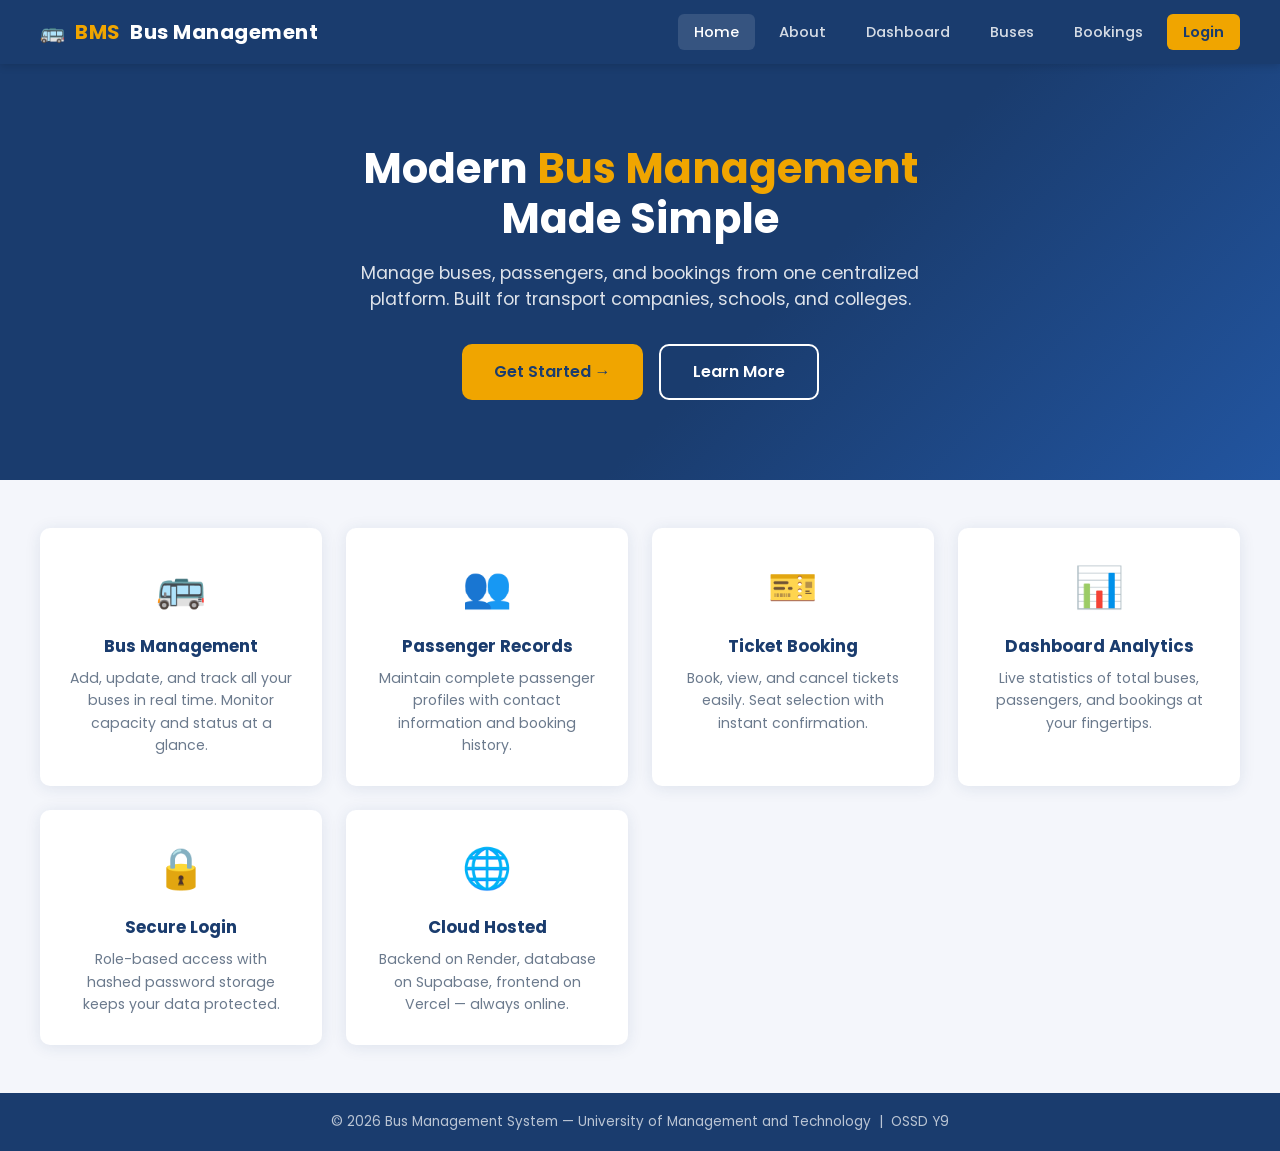
<file: index.html>
<!--
  FILE: index.html  (Home Page)
  TOOLS USED:
    - HTML5      : Page structure and content
    - CSS        : Styled via style.css
    - JavaScript : Inline JS to check if user is logged in and update nav
-->
<!DOCTYPE html>
<html lang="en">
<head>
  <meta charset="UTF-8" />
  <meta name="viewport" content="width=device-width, initial-scale=1.0" />
  <title>Bus Management System – Home</title>
  <link rel="stylesheet" href="style.css" />
</head>
<body>

  <!-- NAVBAR -->
  <nav class="navbar">
    <div class="logo">🚌 <span>BMS</span> Bus Management</div>
    <div class="nav-links">
      <a href="index.html" class="active">Home</a>
      <a href="about.html">About</a>
      <a href="dashboard.html">Dashboard</a>
      <a href="buses.html">Buses</a>
      <a href="bookings.html">Bookings</a>
      <a href="login.html" class="btn-nav" id="navLoginBtn">Login</a>
    </div>
  </nav>

  <!-- HERO SECTION -->
  <section class="hero">
    <h1>Modern <span>Bus Management</span><br/>Made Simple</h1>
    <p>Manage buses, passengers, and bookings from one centralized platform. Built for transport companies, schools, and colleges.</p>
    <div class="hero-btns">
      <a href="login.html" class="btn btn-accent">Get Started →</a>
      <a href="about.html" class="btn btn-outline" style="border-color:#fff; color:#fff;">Learn More</a>
    </div>
  </section>

  <!-- FEATURES -->
  <div class="features-grid">
    <div class="feature-card">
      <div class="feature-icon">🚌</div>
      <h3>Bus Management</h3>
      <p>Add, update, and track all your buses in real time. Monitor capacity and status at a glance.</p>
    </div>
    <div class="feature-card">
      <div class="feature-icon">👥</div>
      <h3>Passenger Records</h3>
      <p>Maintain complete passenger profiles with contact information and booking history.</p>
    </div>
    <div class="feature-card">
      <div class="feature-icon">🎫</div>
      <h3>Ticket Booking</h3>
      <p>Book, view, and cancel tickets easily. Seat selection with instant confirmation.</p>
    </div>
    <div class="feature-card">
      <div class="feature-icon">📊</div>
      <h3>Dashboard Analytics</h3>
      <p>Live statistics of total buses, passengers, and bookings at your fingertips.</p>
    </div>
    <div class="feature-card">
      <div class="feature-icon">🔒</div>
      <h3>Secure Login</h3>
      <p>Role-based access with hashed password storage keeps your data protected.</p>
    </div>
    <div class="feature-card">
      <div class="feature-icon">🌐</div>
      <h3>Cloud Hosted</h3>
      <p>Backend on Render, database on Supabase, frontend on Vercel — always online.</p>
    </div>
  </div>

  <!-- FOOTER -->
  <footer>
    <p>© 2026 Bus Management System — University of Management and Technology &nbsp;|&nbsp; OSSD Y9</p>
  </footer>

  <script>
    // If user is already logged in, change nav button
    const user = localStorage.getItem('bms_user');
    if (user) {
      const btn = document.getElementById('navLoginBtn');
      btn.textContent = 'Logout';
      btn.href = '#';
      btn.addEventListener('click', () => {
        localStorage.removeItem('bms_user');
        location.reload();
      });
    }
  </script>
</body>
</html>
</file>
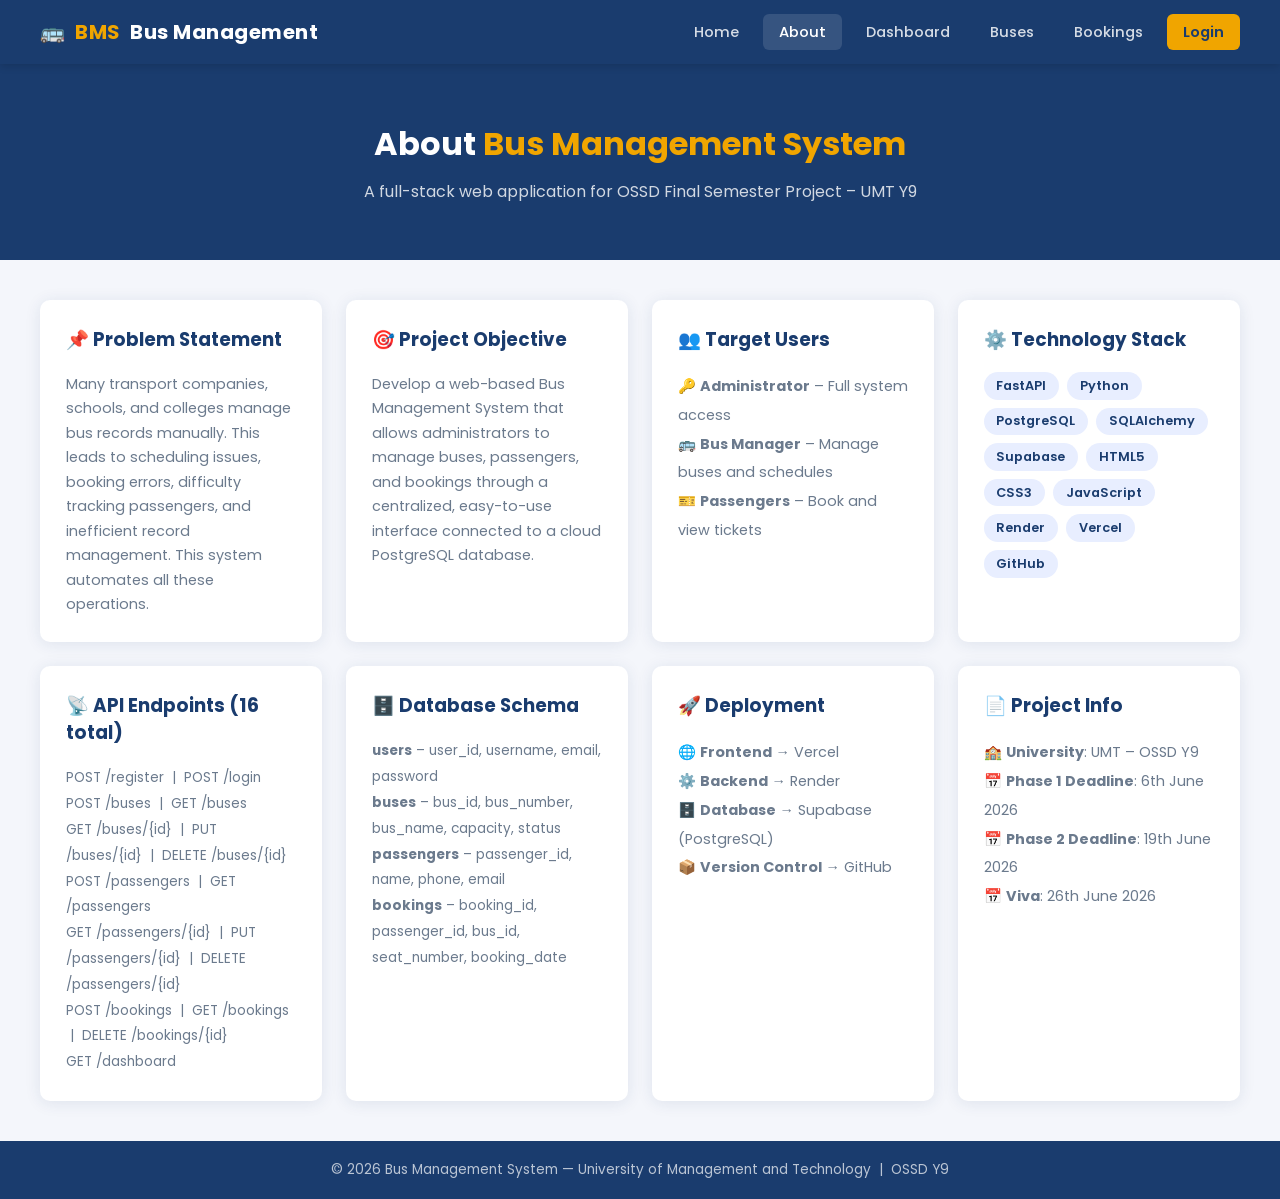
<file: about.html>
<!--
  FILE: about.html  (About Page)
  TOOLS USED:
    - HTML5    : Page structure
    - CSS      : Styled via style.css
-->
<!DOCTYPE html>
<html lang="en">
<head>
  <meta charset="UTF-8" />
  <meta name="viewport" content="width=device-width, initial-scale=1.0" />
  <title>About – Bus Management System</title>
  <link rel="stylesheet" href="style.css" />
</head>
<body>

  <!-- NAVBAR -->
  <nav class="navbar">
    <div class="logo">🚌 <span>BMS</span> Bus Management</div>
    <div class="nav-links">
      <a href="index.html">Home</a>
      <a href="about.html" class="active">About</a>
      <a href="dashboard.html">Dashboard</a>
      <a href="buses.html">Buses</a>
      <a href="bookings.html">Bookings</a>
      <a href="login.html" class="btn-nav">Login</a>
    </div>
  </nav>

  <!-- HERO -->
  <div class="about-hero">
    <h1>About <span>Bus Management System</span></h1>
    <p>A full-stack web application for OSSD Final Semester Project – UMT Y9</p>
  </div>

  <!-- ABOUT CONTENT -->
  <div class="about-grid">

    <div class="card">
      <h3 class="section-title">📌 Problem Statement</h3>
      <p style="font-size:0.9rem; color:var(--text-light); line-height:1.7;">
        Many transport companies, schools, and colleges manage bus records manually. This leads to scheduling issues, booking errors, difficulty tracking passengers, and inefficient record management. This system automates all these operations.
      </p>
    </div>

    <div class="card">
      <h3 class="section-title">🎯 Project Objective</h3>
      <p style="font-size:0.9rem; color:var(--text-light); line-height:1.7;">
        Develop a web-based Bus Management System that allows administrators to manage buses, passengers, and bookings through a centralized, easy-to-use interface connected to a cloud PostgreSQL database.
      </p>
    </div>

    <div class="card">
      <h3 class="section-title">👥 Target Users</h3>
      <ul style="font-size:0.9rem; color:var(--text-light); line-height:2;">
        <li>🔑 <strong>Administrator</strong> – Full system access</li>
        <li>🚌 <strong>Bus Manager</strong> – Manage buses and schedules</li>
        <li>🎫 <strong>Passengers</strong> – Book and view tickets</li>
      </ul>
    </div>

    <div class="card">
      <h3 class="section-title">⚙️ Technology Stack</h3>
      <div class="tech-list">
        <span class="tech-tag">FastAPI</span>
        <span class="tech-tag">Python</span>
        <span class="tech-tag">PostgreSQL</span>
        <span class="tech-tag">SQLAlchemy</span>
        <span class="tech-tag">Supabase</span>
        <span class="tech-tag">HTML5</span>
        <span class="tech-tag">CSS3</span>
        <span class="tech-tag">JavaScript</span>
        <span class="tech-tag">Render</span>
        <span class="tech-tag">Vercel</span>
        <span class="tech-tag">GitHub</span>
      </div>
    </div>

    <div class="card">
      <h3 class="section-title">📡 API Endpoints (16 total)</h3>
      <ul style="font-size:0.85rem; color:var(--text-light); line-height:1.9;">
        <li>POST /register &nbsp;|&nbsp; POST /login</li>
        <li>POST /buses &nbsp;|&nbsp; GET /buses</li>
        <li>GET /buses/{id} &nbsp;|&nbsp; PUT /buses/{id} &nbsp;|&nbsp; DELETE /buses/{id}</li>
        <li>POST /passengers &nbsp;|&nbsp; GET /passengers</li>
        <li>GET /passengers/{id} &nbsp;|&nbsp; PUT /passengers/{id} &nbsp;|&nbsp; DELETE /passengers/{id}</li>
        <li>POST /bookings &nbsp;|&nbsp; GET /bookings &nbsp;|&nbsp; DELETE /bookings/{id}</li>
        <li>GET /dashboard</li>
      </ul>
    </div>

    <div class="card">
      <h3 class="section-title">🗄️ Database Schema</h3>
      <ul style="font-size:0.85rem; color:var(--text-light); line-height:1.9;">
        <li><strong>users</strong> – user_id, username, email, password</li>
        <li><strong>buses</strong> – bus_id, bus_number, bus_name, capacity, status</li>
        <li><strong>passengers</strong> – passenger_id, name, phone, email</li>
        <li><strong>bookings</strong> – booking_id, passenger_id, bus_id, seat_number, booking_date</li>
      </ul>
    </div>

    <div class="card">
      <h3 class="section-title">🚀 Deployment</h3>
      <ul style="font-size:0.9rem; color:var(--text-light); line-height:2;">
        <li>🌐 <strong>Frontend</strong> → Vercel</li>
        <li>⚙️ <strong>Backend</strong> → Render</li>
        <li>🗄️ <strong>Database</strong> → Supabase (PostgreSQL)</li>
        <li>📦 <strong>Version Control</strong> → GitHub</li>
      </ul>
    </div>

    <div class="card">
      <h3 class="section-title">📄 Project Info</h3>
      <ul style="font-size:0.9rem; color:var(--text-light); line-height:2;">
        <li>🏫 <strong>University</strong>: UMT – OSSD Y9</li>
        <li>📅 <strong>Phase 1 Deadline</strong>: 6th June 2026</li>
        <li>📅 <strong>Phase 2 Deadline</strong>: 19th June 2026</li>
        <li>📅 <strong>Viva</strong>: 26th June 2026</li>
      </ul>
    </div>

  </div>

  <footer>
    <p>© 2026 Bus Management System — University of Management and Technology &nbsp;|&nbsp; OSSD Y9</p>
  </footer>

</body>
</html>
</file>
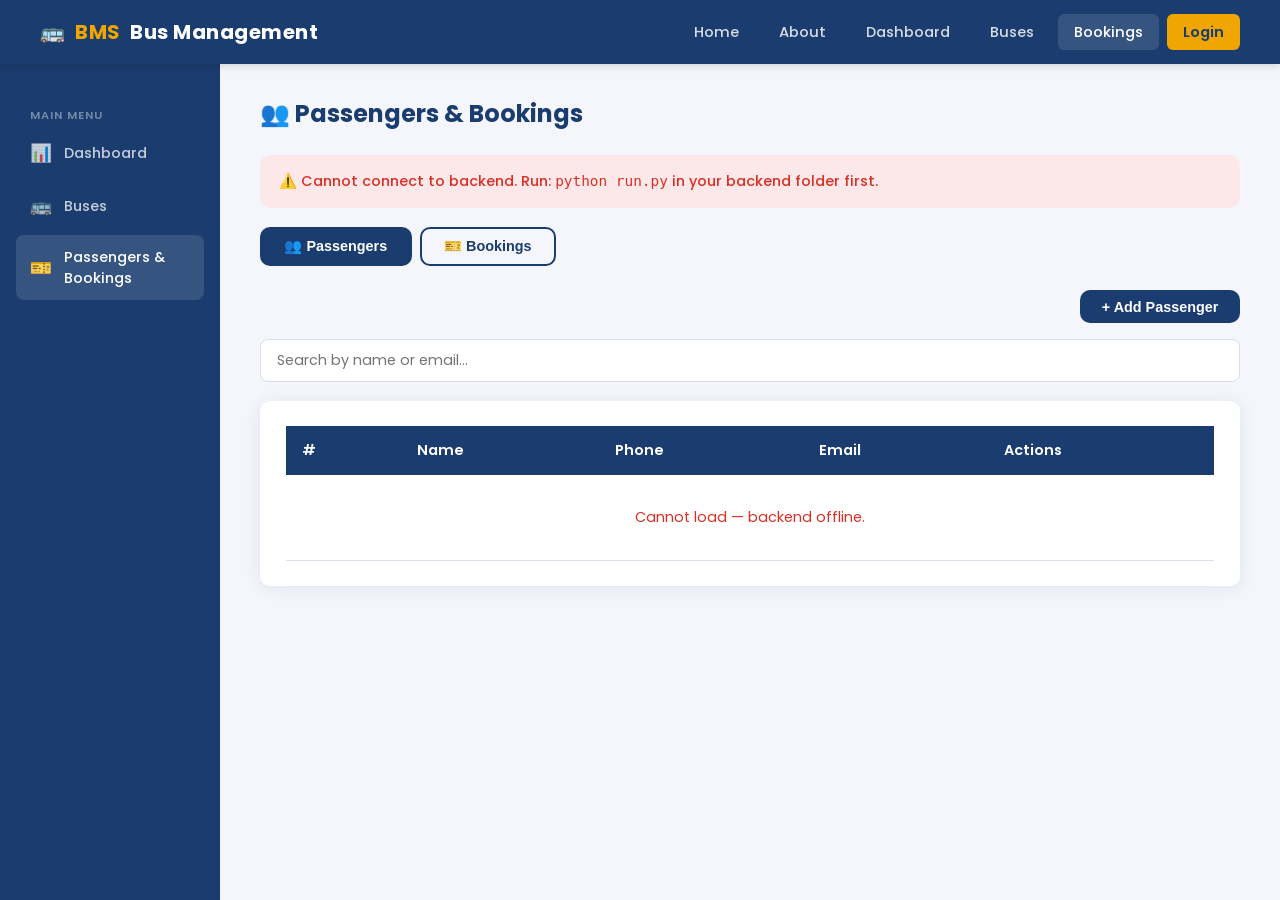
<file: bookings.html>
<!--
  FILE: bookings.html  (Passenger & Booking Management Page)
  TOOLS USED:
    - HTML5      : Tabbed layout, tables, modal forms
    - CSS        : style.css
    - JavaScript : Fetch API calls for all passenger and booking CRUD
  FIX: No forced redirect. Error banner if backend offline.
       Fixed onclick quote escaping in dynamically generated rows.
-->
<!DOCTYPE html>
<html lang="en">
<head>
  <meta charset="UTF-8" />
  <meta name="viewport" content="width=device-width, initial-scale=1.0" />
  <title>Passengers & Bookings – BMS</title>
  <link rel="stylesheet" href="style.css" />
  <style>
    .tabs { display:flex; gap:0.5rem; margin-bottom:1.5rem; }
    .tab-btn { padding:0.55rem 1.4rem; border-radius:var(--radius); border:2px solid var(--primary); background:transparent; color:var(--primary); font-weight:600; font-size:0.9rem; cursor:pointer; transition:background 0.2s, color 0.2s; }
    .tab-btn.active { background:var(--primary); color:var(--white); }
    .tab-panel { display:none; }
    .tab-panel.active { display:block; }
  </style>
</head>
<body>

  <nav class="navbar">
    <div class="logo">🚌 <span>BMS</span> Bus Management</div>
    <div class="nav-links">
      <a href="index.html">Home</a>
      <a href="about.html">About</a>
      <a href="dashboard.html">Dashboard</a>
      <a href="buses.html">Buses</a>
      <a href="bookings.html" class="active">Bookings</a>
      <a href="login.html" class="btn-nav" id="navBtn">Login</a>
    </div>
  </nav>

  <div class="app-layout">
    <div class="sidebar">
      <div class="sidebar-label">Main Menu</div>
      <a href="dashboard.html"><span class="icon">📊</span> Dashboard</a>
      <a href="buses.html"><span class="icon">🚌</span> Buses</a>
      <a href="bookings.html" class="active"><span class="icon">🎫</span> Passengers & Bookings</a>
    </div>

    <div class="main-content">

      <div class="page-header"><h1>👥 Passengers & Bookings</h1></div>

      <!-- ERROR BANNER -->
      <div id="errorBanner" style="display:none; background:#fce8e8; color:var(--danger); padding:1rem 1.2rem; border-radius:var(--radius); margin-bottom:1.2rem; font-size:0.9rem; font-weight:500;">
        ⚠️ Cannot connect to backend. Run: <code>python run.py</code> in your backend folder first.
      </div>

      <!-- TABS -->
      <div class="tabs">
        <button class="tab-btn active" id="tabP" onclick="switchTab('passengers')">👥 Passengers</button>
        <button class="tab-btn" id="tabB" onclick="switchTab('bookings')">🎫 Bookings</button>
      </div>

      <!-- PASSENGERS PANEL -->
      <div class="tab-panel active" id="panel-passengers">
        <div class="page-header" style="margin-bottom:1rem;">
          <span></span>
          <button class="btn btn-primary" onclick="openModal('addPassengerModal')">+ Add Passenger</button>
        </div>
        <div class="search-bar">
          <input type="text" id="passengerSearch" placeholder="Search by name or email..." oninput="loadPassengers()" />
        </div>
        <div class="card">
          <div class="table-wrap">
            <table>
              <thead><tr><th>#</th><th>Name</th><th>Phone</th><th>Email</th><th>Actions</th></tr></thead>
              <tbody id="passengerTable">
                <tr><td colspan="5" style="text-align:center;padding:2rem;color:var(--text-light);">Loading...</td></tr>
              </tbody>
            </table>
          </div>
        </div>
      </div>

      <!-- BOOKINGS PANEL -->
      <div class="tab-panel" id="panel-bookings">
        <div class="page-header" style="margin-bottom:1rem;">
          <span></span>
          <button class="btn btn-primary" onclick="openBookingModal()">+ New Booking</button>
        </div>
        <div class="card">
          <div class="table-wrap">
            <table>
              <thead><tr><th>#</th><th>Booking ID</th><th>Passenger ID</th><th>Bus ID</th><th>Seat #</th><th>Date</th><th>Action</th></tr></thead>
              <tbody id="bookingTable">
                <tr><td colspan="7" style="text-align:center;padding:2rem;color:var(--text-light);">Loading...</td></tr>
              </tbody>
            </table>
          </div>
        </div>
      </div>

    </div>
  </div>

  <!-- ADD PASSENGER MODAL -->
  <div class="modal-overlay" id="addPassengerModal">
    <div class="modal">
      <div class="modal-header"><h2>👤 Add Passenger</h2><button class="modal-close" onclick="closeModal('addPassengerModal')">✕</button></div>
      <div class="form-group"><label>Full Name</label><input type="text" id="pName" placeholder="Ali Khan" /></div>
      <div class="form-group"><label>Phone</label><input type="text" id="pPhone" placeholder="03001234567" /></div>
      <div class="form-group"><label>Email</label><input type="email" id="pEmail" placeholder="ali@email.com" /></div>
      <button class="btn btn-primary" style="width:100%;margin-top:0.5rem;" onclick="addPassenger()">Add Passenger</button>
    </div>
  </div>

  <!-- EDIT PASSENGER MODAL -->
  <div class="modal-overlay" id="editPassengerModal">
    <div class="modal">
      <div class="modal-header"><h2>✏️ Edit Passenger</h2><button class="modal-close" onclick="closeModal('editPassengerModal')">✕</button></div>
      <input type="hidden" id="editPassengerId" />
      <div class="form-group"><label>Full Name</label><input type="text" id="epName" /></div>
      <div class="form-group"><label>Phone</label><input type="text" id="epPhone" /></div>
      <div class="form-group"><label>Email</label><input type="email" id="epEmail" /></div>
      <button class="btn btn-primary" style="width:100%;margin-top:0.5rem;" onclick="updatePassenger()">Update</button>
    </div>
  </div>

  <!-- ADD BOOKING MODAL -->
  <div class="modal-overlay" id="addBookingModal">
    <div class="modal">
      <div class="modal-header"><h2>🎫 New Booking</h2><button class="modal-close" onclick="closeModal('addBookingModal')">✕</button></div>
      <div class="form-group"><label>Passenger</label><select id="bPassenger"><option value="">-- Select Passenger --</option></select></div>
      <div class="form-group"><label>Bus</label><select id="bBus"><option value="">-- Select Bus --</option></select></div>
      <div class="form-row">
        <div class="form-group"><label>Seat Number</label><input type="number" id="bSeat" min="1" placeholder="e.g. 12" /></div>
        <div class="form-group"><label>Booking Date</label><input type="date" id="bDate" /></div>
      </div>
      <button class="btn btn-primary" style="width:100%;margin-top:0.5rem;" onclick="addBooking()">Book Ticket</button>
    </div>
  </div>

  <div class="toast" id="toast"></div>

  <script>
    const API = "https://bus-management-system-production-9059.up.railway.app";

    // Nav button
    const userRaw = localStorage.getItem('bms_user');
    if (userRaw) {
      const btn = document.getElementById('navBtn');
      btn.textContent = 'Logout'; btn.href = '#';
      btn.addEventListener('click', () => { localStorage.removeItem('bms_user'); location.href = 'login.html'; });
    }

    // Toast
    function showToast(msg, type = 'success') {
      const t = document.getElementById('toast');
      t.textContent = msg; t.className = `toast ${type} show`;
      setTimeout(() => t.classList.remove('show'), 3000);
    }

    // Modals
    function openModal(id)  { document.getElementById(id).classList.add('active'); }
    function closeModal(id) { document.getElementById(id).classList.remove('active'); }

    // Tabs
    function switchTab(name) {
      document.getElementById('tabP').classList.toggle('active', name === 'passengers');
      document.getElementById('tabB').classList.toggle('active', name === 'bookings');
      document.getElementById('panel-passengers').classList.toggle('active', name === 'passengers');
      document.getElementById('panel-bookings').classList.toggle('active', name === 'bookings');
      if (name === 'bookings') loadBookings();
    }

    // ══ PASSENGERS ══════════════════════════════════════════════
    async function loadPassengers() {
      const search = document.getElementById('passengerSearch').value.trim();
      const tbody  = document.getElementById('passengerTable');
      try {
        const url  = search ? `${API}/passengers?search=${encodeURIComponent(search)}` : `${API}/passengers`;
        const res  = await fetch(url);
        if (!res.ok) throw new Error();
        const list = await res.json();
        document.getElementById('errorBanner').style.display = 'none';

        if (list.length === 0) {
          tbody.innerHTML = '<tr><td colspan="5" style="text-align:center;padding:2rem;color:var(--text-light);">No passengers yet. Click "+ Add Passenger".</td></tr>';
          return;
        }

        // Use data attributes to avoid quote escaping issues
        tbody.innerHTML = list.map((p, i) => `
          <tr>
            <td>${i + 1}</td>
            <td><strong>${p.name}</strong></td>
            <td>${p.phone}</td>
            <td>${p.email}</td>
            <td style="display:flex;gap:0.4rem;">
              <button class="btn btn-outline btn-sm" data-id="${p.passenger_id}" data-name="${p.name}" data-phone="${p.phone}" data-email="${p.email}" onclick="openEditPassenger(this)">✏️ Edit</button>
              <button class="btn btn-danger btn-sm" onclick="deletePassenger(${p.passenger_id})">🗑️ Del</button>
            </td>
          </tr>`).join('');
      } catch {
        document.getElementById('errorBanner').style.display = 'block';
        tbody.innerHTML = '<tr><td colspan="5" style="text-align:center;padding:2rem;color:var(--danger);">Cannot load — backend offline.</td></tr>';
      }
    }

    async function addPassenger() {
      const body = { name: document.getElementById('pName').value.trim(), phone: document.getElementById('pPhone').value.trim(), email: document.getElementById('pEmail').value.trim() };
      if (!body.name || !body.phone || !body.email) return showToast('Fill all fields', 'error');
      try {
        const res = await fetch(`${API}/passengers`, { method:'POST', headers:{'Content-Type':'application/json'}, body:JSON.stringify(body) });
        const data = await res.json();
        if (!res.ok) throw new Error(data.detail || 'Failed');
        showToast('Passenger added!'); closeModal('addPassengerModal');
        document.getElementById('pName').value = document.getElementById('pPhone').value = document.getElementById('pEmail').value = '';
        loadPassengers();
      } catch (e) { showToast(e.message, 'error'); }
    }

    function openEditPassenger(btn) {
      document.getElementById('editPassengerId').value = btn.dataset.id;
      document.getElementById('epName').value          = btn.dataset.name;
      document.getElementById('epPhone').value         = btn.dataset.phone;
      document.getElementById('epEmail').value         = btn.dataset.email;
      openModal('editPassengerModal');
    }

    async function updatePassenger() {
      const id   = document.getElementById('editPassengerId').value;
      const body = { name: document.getElementById('epName').value.trim(), phone: document.getElementById('epPhone').value.trim(), email: document.getElementById('epEmail').value.trim() };
      try {
        const res = await fetch(`${API}/passengers/${id}`, { method:'PUT', headers:{'Content-Type':'application/json'}, body:JSON.stringify(body) });
        if (!res.ok) throw new Error('Update failed');
        showToast('Passenger updated!'); closeModal('editPassengerModal'); loadPassengers();
      } catch (e) { showToast(e.message, 'error'); }
    }

    async function deletePassenger(id) {
      if (!confirm('Delete this passenger?')) return;
      try {
        await fetch(`${API}/passengers/${id}`, { method:'DELETE' });
        showToast('Passenger deleted!'); loadPassengers();
      } catch (e) { showToast(e.message, 'error'); }
    }

    // ══ BOOKINGS ════════════════════════════════════════════════
    async function loadBookings() {
      const tbody = document.getElementById('bookingTable');
      try {
        const res  = await fetch(`${API}/bookings`);
        if (!res.ok) throw new Error();
        const list = await res.json();

        if (list.length === 0) {
          tbody.innerHTML = '<tr><td colspan="7" style="text-align:center;padding:2rem;color:var(--text-light);">No bookings yet. Click "+ New Booking".</td></tr>';
          return;
        }

        tbody.innerHTML = list.map((b, i) => `
          <tr>
            <td>${i + 1}</td>
            <td>${b.booking_id}</td>
            <td>${b.passenger_id}</td>
            <td>${b.bus_id}</td>
            <td>${b.seat_number}</td>
            <td>${b.booking_date}</td>
            <td><button class="btn btn-danger btn-sm" onclick="cancelBooking(${b.booking_id})">Cancel</button></td>
          </tr>`).join('');
      } catch {
        tbody.innerHTML = '<tr><td colspan="7" style="text-align:center;padding:2rem;color:var(--danger);">Cannot load — backend offline.</td></tr>';
      }
    }

    async function openBookingModal() {
      // Fill dropdowns from backend
      try {
        const [busRes, pasRes] = await Promise.all([fetch(`${API}/buses`), fetch(`${API}/passengers`)]);
        const buses      = await busRes.json();
        const passengers = await pasRes.json();

        document.getElementById('bBus').innerHTML = '<option value="">-- Select Bus --</option>' +
          buses.filter(b => b.status === 'Active').map(b => `<option value="${b.bus_id}">${b.bus_number} – ${b.bus_name}</option>`).join('');

        document.getElementById('bPassenger').innerHTML = '<option value="">-- Select Passenger --</option>' +
          passengers.map(p => `<option value="${p.passenger_id}">${p.name}</option>`).join('');
      } catch {
        showToast('Cannot load buses/passengers — backend offline', 'error');
      }
      document.getElementById('bDate').value = new Date().toISOString().split('T')[0];
      openModal('addBookingModal');
    }

    async function addBooking() {
      const pId   = parseInt(document.getElementById('bPassenger').value);
      const bId   = parseInt(document.getElementById('bBus').value);
      const seat  = parseInt(document.getElementById('bSeat').value);
      const ddate = document.getElementById('bDate').value;

      if (!pId || !bId || !seat || !ddate) return showToast('Fill all fields', 'error');

      const body = { passenger_id: pId, bus_id: bId, seat_number: seat, booking_date: ddate };
      try {
        const res  = await fetch(`${API}/bookings`, { method:'POST', headers:{'Content-Type':'application/json'}, body:JSON.stringify(body) });
        const data = await res.json();
        if (!res.ok) throw new Error(data.detail || 'Failed');
        showToast('Ticket booked!'); closeModal('addBookingModal'); loadBookings();
      } catch (e) { showToast(e.message, 'error'); }
    }

    async function cancelBooking(id) {
      if (!confirm('Cancel this booking?')) return;
      try {
        await fetch(`${API}/bookings/${id}`, { method:'DELETE' });
        showToast('Booking cancelled!'); loadBookings();
      } catch (e) { showToast(e.message, 'error'); }
    }

    loadPassengers();
  </script>
</body>
</html>
</file>
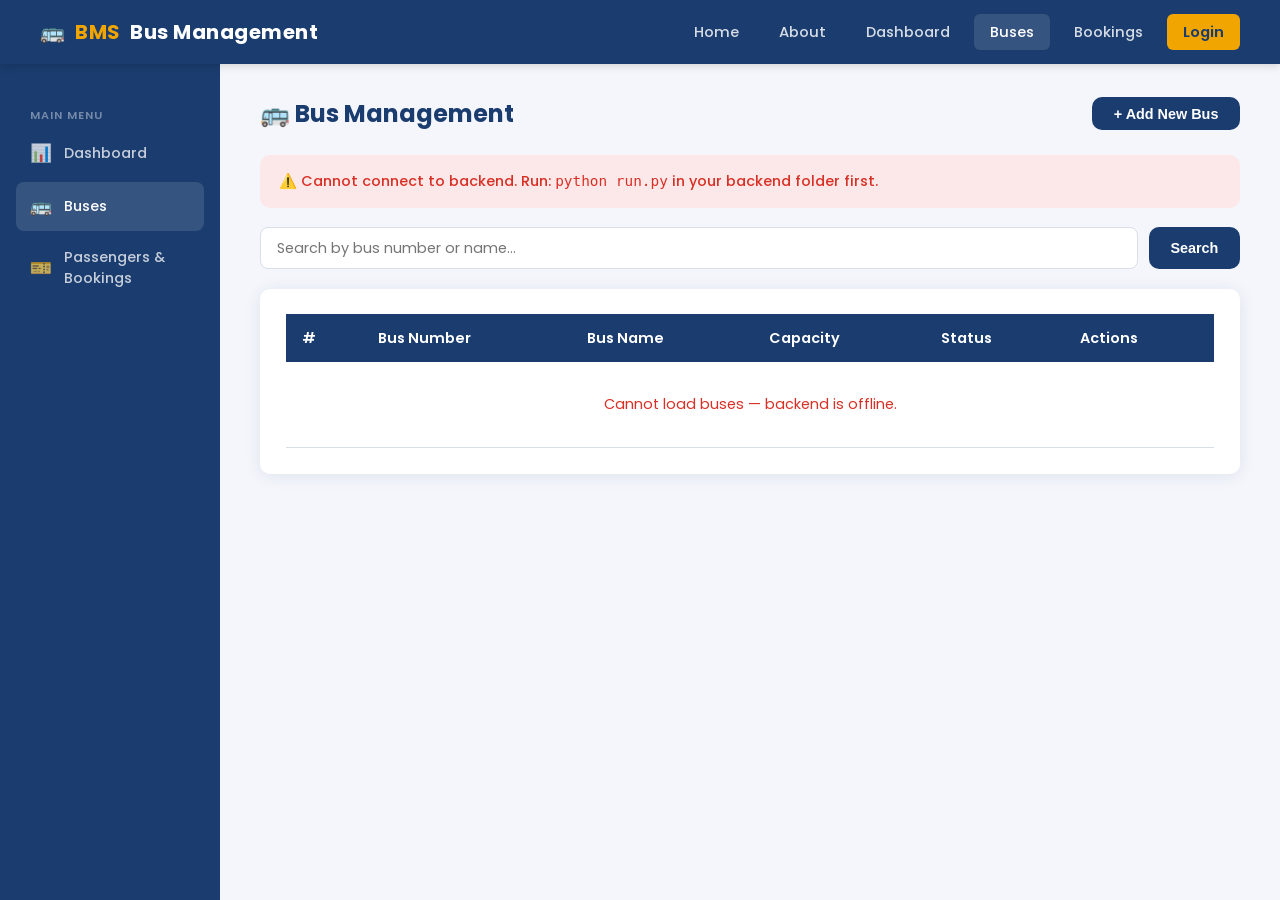
<file: buses.html>
<!--
  FILE: buses.html  (Bus Management Page)
  TOOLS USED:
    - HTML5      : Table, modal forms
    - CSS        : style.css
    - JavaScript : Fetch API → POST/GET/PUT/DELETE /buses
                   Modal open/close, toast notifications
  FIX: No forced redirect. Error banner shown if backend is offline.
-->
<!DOCTYPE html>
<html lang="en">
<head>
  <meta charset="UTF-8" />
  <meta name="viewport" content="width=device-width, initial-scale=1.0" />
  <title>Bus Management – BMS</title>
  <link rel="stylesheet" href="style.css" />
</head>
<body>

  <nav class="navbar">
    <div class="logo">🚌 <span>BMS</span> Bus Management</div>
    <div class="nav-links">
      <a href="index.html">Home</a>
      <a href="about.html">About</a>
      <a href="dashboard.html">Dashboard</a>
      <a href="buses.html" class="active">Buses</a>
      <a href="bookings.html">Bookings</a>
      <a href="login.html" class="btn-nav" id="navBtn">Login</a>
    </div>
  </nav>

  <div class="app-layout">
    <div class="sidebar">
      <div class="sidebar-label">Main Menu</div>
      <a href="dashboard.html"><span class="icon">📊</span> Dashboard</a>
      <a href="buses.html" class="active"><span class="icon">🚌</span> Buses</a>
      <a href="bookings.html"><span class="icon">🎫</span> Passengers & Bookings</a>
    </div>

    <div class="main-content">

      <div class="page-header">
        <h1>🚌 Bus Management</h1>
        <button class="btn btn-primary" onclick="openAddModal()">+ Add New Bus</button>
      </div>

      <!-- ERROR BANNER -->
      <div id="errorBanner" style="display:none; background:#fce8e8; color:var(--danger); padding:1rem 1.2rem; border-radius:var(--radius); margin-bottom:1.2rem; font-size:0.9rem; font-weight:500;">
        ⚠️ Cannot connect to backend. Run: <code>python run.py</code> in your backend folder first.
      </div>

      <!-- SEARCH -->
      <div class="search-bar">
        <input type="text" id="searchInput" placeholder="Search by bus number or name..." oninput="loadBuses()" />
        <button class="btn btn-primary" onclick="loadBuses()">Search</button>
      </div>

      <!-- TABLE -->
      <div class="card">
        <div class="table-wrap">
          <table>
            <thead>
              <tr><th>#</th><th>Bus Number</th><th>Bus Name</th><th>Capacity</th><th>Status</th><th>Actions</th></tr>
            </thead>
            <tbody id="busTable">
              <tr><td colspan="6" style="text-align:center; padding:2rem; color:var(--text-light);">Loading...</td></tr>
            </tbody>
          </table>
        </div>
      </div>

    </div>
  </div>

  <!-- ADD BUS MODAL -->
  <div class="modal-overlay" id="addModal">
    <div class="modal">
      <div class="modal-header">
        <h2>🚌 Add New Bus</h2>
        <button class="modal-close" onclick="closeModal('addModal')">✕</button>
      </div>
      <div class="form-group"><label>Bus Number</label><input type="text" id="addBusNumber" placeholder="e.g. BUS-001" /></div>
      <div class="form-group"><label>Bus Name</label><input type="text" id="addBusName" placeholder="e.g. City Express" /></div>
      <div class="form-row">
        <div class="form-group"><label>Capacity</label><input type="number" id="addCapacity" placeholder="e.g. 40" min="1" /></div>
        <div class="form-group"><label>Status</label>
          <select id="addStatus"><option>Active</option><option>Inactive</option></select>
        </div>
      </div>
      <button class="btn btn-primary" style="width:100%;margin-top:0.5rem;" onclick="addBus()">Add Bus</button>
    </div>
  </div>

  <!-- EDIT BUS MODAL -->
  <div class="modal-overlay" id="editModal">
    <div class="modal">
      <div class="modal-header">
        <h2>✏️ Edit Bus</h2>
        <button class="modal-close" onclick="closeModal('editModal')">✕</button>
      </div>
      <input type="hidden" id="editBusId" />
      <div class="form-group"><label>Bus Number</label><input type="text" id="editBusNumber" /></div>
      <div class="form-group"><label>Bus Name</label><input type="text" id="editBusName" /></div>
      <div class="form-row">
        <div class="form-group"><label>Capacity</label><input type="number" id="editCapacity" min="1" /></div>
        <div class="form-group"><label>Status</label>
          <select id="editStatus"><option>Active</option><option>Inactive</option></select>
        </div>
      </div>
      <button class="btn btn-primary" style="width:100%;margin-top:0.5rem;" onclick="updateBus()">Update Bus</button>
    </div>
  </div>

  <div class="toast" id="toast"></div>

  <script>
    const API = "https://bus-management-system-production-9059.up.railway.app";

    // Update nav button if logged in
    const userRaw = localStorage.getItem('bms_user');
    if (userRaw) {
      const btn = document.getElementById('navBtn');
      btn.textContent = 'Logout';
      btn.href = '#';
      btn.addEventListener('click', () => { localStorage.removeItem('bms_user'); location.href = 'login.html'; });
    }

    function showToast(msg, type = 'success') {
      const t = document.getElementById('toast');
      t.textContent = msg; t.className = `toast ${type} show`;
      setTimeout(() => t.classList.remove('show'), 3000);
    }

    function openAddModal() { document.getElementById('addModal').classList.add('active'); }
    function closeModal(id) { document.getElementById(id).classList.remove('active'); }

    async function loadBuses() {
      const search = document.getElementById('searchInput').value.trim();
      const tbody  = document.getElementById('busTable');
      tbody.innerHTML = '<tr><td colspan="6" style="text-align:center;padding:1rem;color:var(--text-light);">Loading...</td></tr>';
      try {
        const url   = search ? `${API}/buses?search=${encodeURIComponent(search)}` : `${API}/buses`;
        const res   = await fetch(url);
        if (!res.ok) throw new Error('Server error');
        const buses = await res.json();
        document.getElementById('errorBanner').style.display = 'none';

        if (buses.length === 0) {
          tbody.innerHTML = '<tr><td colspan="6" style="text-align:center;padding:2rem;color:var(--text-light);">No buses found. Click "+ Add New Bus" to get started.</td></tr>';
          return;
        }

        tbody.innerHTML = buses.map((b, i) => `
          <tr>
            <td>${i + 1}</td>
            <td><strong>${b.bus_number}</strong></td>
            <td>${b.bus_name}</td>
            <td>${b.capacity}</td>
            <td><span class="badge ${b.status === 'Active' ? 'badge-active' : 'badge-inactive'}">${b.status}</span></td>
            <td style="display:flex;gap:0.4rem;">
              <button class="btn btn-outline btn-sm" onclick='openEditModal(${b.bus_id},"${b.bus_number}","${b.bus_name}",${b.capacity},"${b.status}")'>✏️ Edit</button>
              <button class="btn btn-danger btn-sm" onclick="deleteBus(${b.bus_id})">🗑️ Delete</button>
            </td>
          </tr>`).join('');
      } catch {
        document.getElementById('errorBanner').style.display = 'block';
        tbody.innerHTML = '<tr><td colspan="6" style="text-align:center;padding:2rem;color:var(--danger);">Cannot load buses — backend is offline.</td></tr>';
      }
    }

    async function addBus() {
      const body = {
        bus_number: document.getElementById('addBusNumber').value.trim(),
        bus_name:   document.getElementById('addBusName').value.trim(),
        capacity:   parseInt(document.getElementById('addCapacity').value),
        status:     document.getElementById('addStatus').value
      };
      if (!body.bus_number || !body.bus_name || !body.capacity) return showToast('Please fill all fields', 'error');
      try {
        const res  = await fetch(`${API}/buses`, { method:'POST', headers:{'Content-Type':'application/json'}, body:JSON.stringify(body) });
        const data = await res.json();
        if (!res.ok) throw new Error(data.detail || 'Failed');
        showToast('Bus added!'); closeModal('addModal');
        document.getElementById('addBusNumber').value = '';
        document.getElementById('addBusName').value   = '';
        document.getElementById('addCapacity').value  = '';
        loadBuses();
      } catch (e) { showToast(e.message, 'error'); }
    }

    function openEditModal(id, num, name, cap, status) {
      document.getElementById('editBusId').value     = id;
      document.getElementById('editBusNumber').value = num;
      document.getElementById('editBusName').value   = name;
      document.getElementById('editCapacity').value  = cap;
      document.getElementById('editStatus').value    = status;
      document.getElementById('editModal').classList.add('active');
    }

    async function updateBus() {
      const id   = document.getElementById('editBusId').value;
      const body = {
        bus_number: document.getElementById('editBusNumber').value.trim(),
        bus_name:   document.getElementById('editBusName').value.trim(),
        capacity:   parseInt(document.getElementById('editCapacity').value),
        status:     document.getElementById('editStatus').value
      };
      try {
        const res = await fetch(`${API}/buses/${id}`, { method:'PUT', headers:{'Content-Type':'application/json'}, body:JSON.stringify(body) });
        if (!res.ok) throw new Error('Update failed');
        showToast('Bus updated!'); closeModal('editModal'); loadBuses();
      } catch (e) { showToast(e.message, 'error'); }
    }

    async function deleteBus(id) {
      if (!confirm('Delete this bus? All its bookings will also be removed.')) return;
      try {
        const res = await fetch(`${API}/buses/${id}`, { method:'DELETE' });
        if (!res.ok) throw new Error('Delete failed');
        showToast('Bus deleted!'); loadBuses();
      } catch (e) { showToast(e.message, 'error'); }
    }

    loadBuses();
  </script>
</body>
</html>
</file>
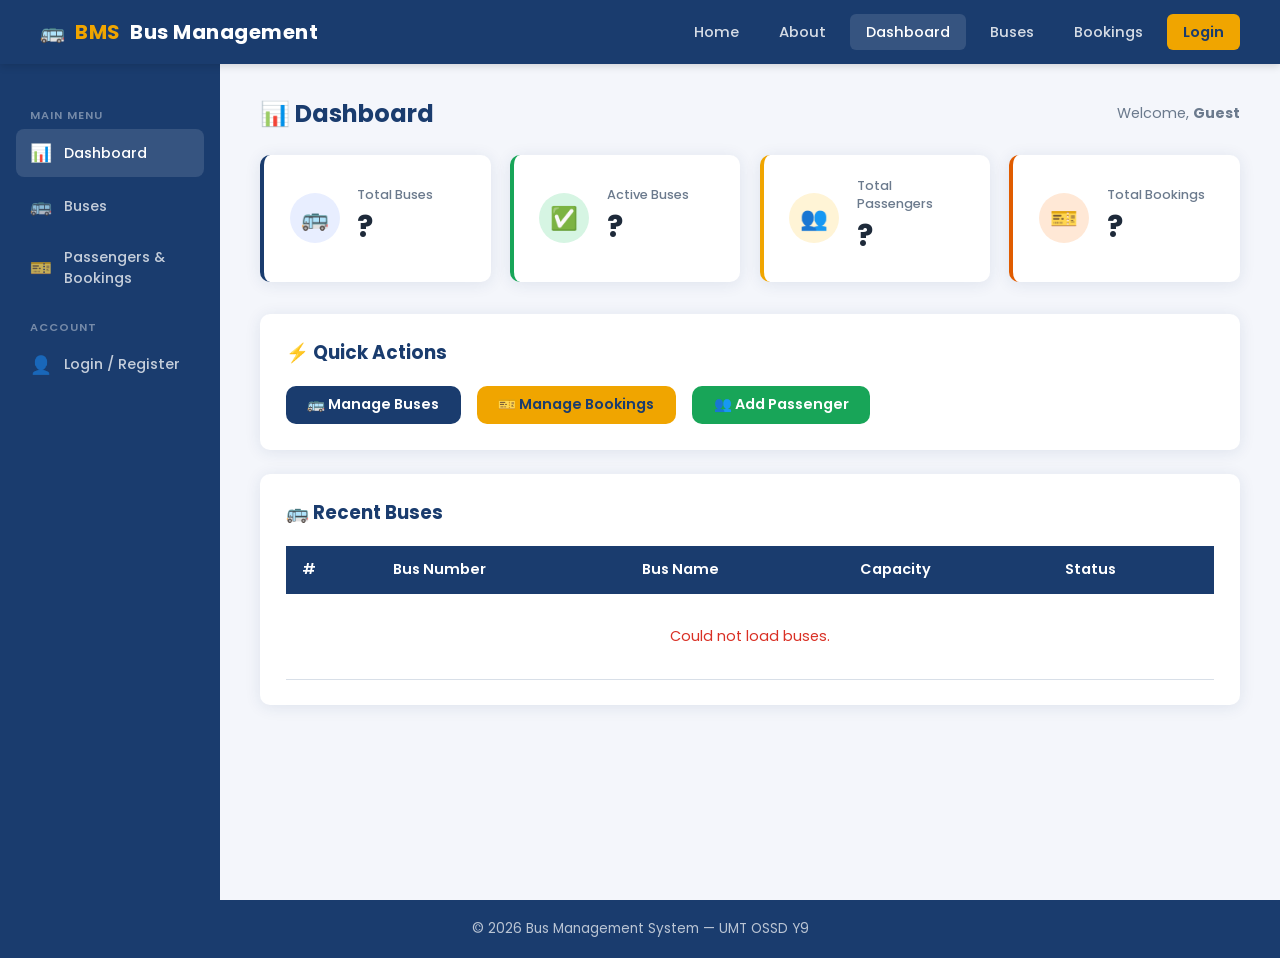
<file: dashboard.html>
<!DOCTYPE html>
<html lang="en">
<head>
  <meta charset="UTF-8" />
  <meta name="viewport" content="width=device-width, initial-scale=1.0" />
  <title>Dashboard – Bus Management System</title>
  <link rel="stylesheet" href="style.css" />
</head>
<body>

  <nav class="navbar">
    <div class="logo">🚌 <span>BMS</span> Bus Management</div>
    <div class="nav-links">
      <a href="index.html">Home</a>
      <a href="about.html">About</a>
      <a href="dashboard.html" class="active">Dashboard</a>
      <a href="buses.html">Buses</a>
      <a href="bookings.html">Bookings</a>
      <a href="#" class="btn-nav" id="navBtn">Login</a>
    </div>
  </nav>

  <div class="app-layout">
    <div class="sidebar">
      <div class="sidebar-label">Main Menu</div>
      <a href="dashboard.html" class="active"><span class="icon">📊</span> Dashboard</a>
      <a href="buses.html"><span class="icon">🚌</span> Buses</a>
      <a href="bookings.html"><span class="icon">🎫</span> Passengers & Bookings</a>
      <div class="sidebar-label">Account</div>
      <a href="login.html"><span class="icon">👤</span> Login / Register</a>
    </div>

    <div class="main-content">
      <div class="page-header">
        <h1>📊 Dashboard</h1>
        <span style="font-size:0.9rem; color:var(--text-light);">Welcome, <strong id="userName">Guest</strong></span>
      </div>

      <div class="stats-grid">
        <div class="stat-card blue">
          <div class="stat-icon">🚌</div>
          <div class="stat-info"><p>Total Buses</p><h2 id="statBuses">–</h2></div>
        </div>
        <div class="stat-card green">
          <div class="stat-icon">✅</div>
          <div class="stat-info"><p>Active Buses</p><h2 id="statActiveBuses">–</h2></div>
        </div>
        <div class="stat-card gold">
          <div class="stat-icon">👥</div>
          <div class="stat-info"><p>Total Passengers</p><h2 id="statPassengers">–</h2></div>
        </div>
        <div class="stat-card orange">
          <div class="stat-icon">🎫</div>
          <div class="stat-info"><p>Total Bookings</p><h2 id="statBookings">–</h2></div>
        </div>
      </div>

      <div class="card" style="margin-bottom:1.5rem;">
        <h3 class="section-title">⚡ Quick Actions</h3>
        <div style="display:flex; gap:1rem; flex-wrap:wrap;">
          <a href="buses.html" class="btn btn-primary">🚌 Manage Buses</a>
          <a href="bookings.html" class="btn btn-accent" style="color:var(--primary);">🎫 Manage Bookings</a>
          <a href="bookings.html" class="btn btn-success">👥 Add Passenger</a>
        </div>
      </div>

      <div class="card">
        <h3 class="section-title">🚌 Recent Buses</h3>
        <div class="table-wrap">
          <table>
            <thead>
              <tr><th>#</th><th>Bus Number</th><th>Bus Name</th><th>Capacity</th><th>Status</th></tr>
            </thead>
            <tbody id="recentBusesTable">
              <tr><td colspan="5" style="text-align:center; color:var(--text-light); padding:2rem;">Loading...</td></tr>
            </tbody>
          </table>
        </div>
      </div>
    </div>
  </div>

  <footer><p>© 2026 Bus Management System — UMT OSSD Y9</p></footer>

  <script>
    const API = "https://bus-management-system-production-9059.up.railway.app";

    const userRaw = localStorage.getItem('bms_user');
    if (userRaw) {
      const user = JSON.parse(userRaw);
      document.getElementById('userName').textContent = user.username;
      const btn = document.getElementById('navBtn');
      btn.textContent = 'Logout';
      btn.addEventListener('click', () => { localStorage.removeItem('bms_user'); location.href = 'login.html'; });
    } else {
      document.getElementById('navBtn').href = 'login.html';
    }

    async function loadDashboard() {
      try {
        const res  = await fetch(`${API}/dashboard`);
        if (!res.ok) throw new Error();
        const data = await res.json();
        document.getElementById('statBuses').textContent       = data.total_buses;
        document.getElementById('statActiveBuses').textContent = data.active_buses;
        document.getElementById('statPassengers').textContent  = data.total_passengers;
        document.getElementById('statBookings').textContent    = data.total_bookings;
      } catch {
        ['statBuses','statActiveBuses','statPassengers','statBookings'].forEach(id => {
          document.getElementById(id).textContent = '?';
        });
      }
    }

    async function loadRecentBuses() {
      const tbody = document.getElementById('recentBusesTable');
      try {
        const res   = await fetch(`${API}/buses`);
        if (!res.ok) throw new Error();
        const buses = await res.json();
        if (buses.length === 0) {
          tbody.innerHTML = '<tr><td colspan="5" style="text-align:center;padding:2rem;">No buses yet. <a href="buses.html">Add one →</a></td></tr>';
          return;
        }
        tbody.innerHTML = buses.slice(0, 5).map((b, i) => `
          <tr>
            <td>${i + 1}</td>
            <td><strong>${b.bus_number}</strong></td>
            <td>${b.bus_name}</td>
            <td>${b.capacity}</td>
            <td><span class="badge ${b.status === 'Active' ? 'badge-active' : 'badge-inactive'}">${b.status}</span></td>
          </tr>`).join('');
      } catch {
        tbody.innerHTML = '<tr><td colspan="5" style="text-align:center;color:var(--danger);padding:2rem;">Could not load buses.</td></tr>';
      }
    }

    loadDashboard();
    loadRecentBuses();
  </script>
</body>
</html>
</file>
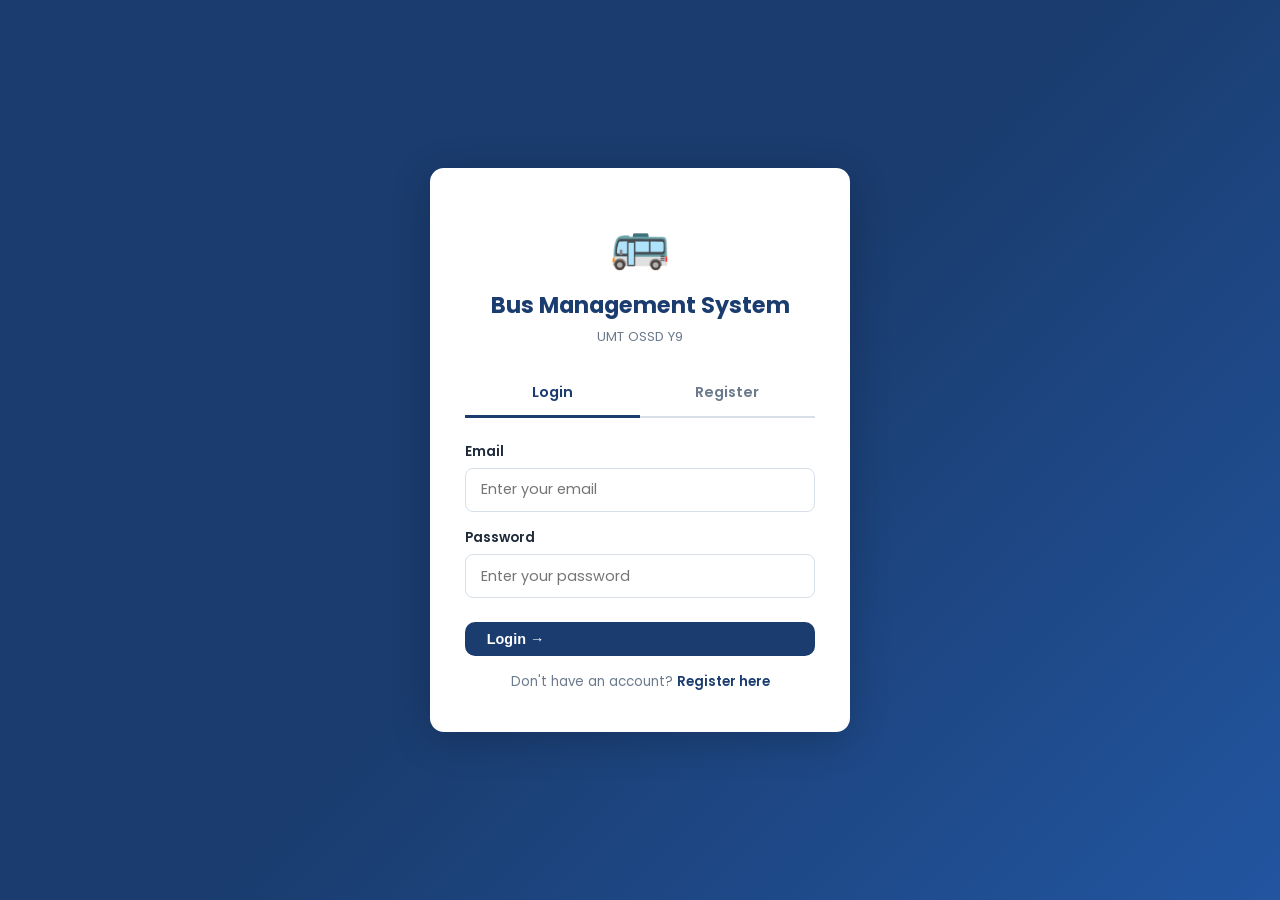
<file: login.html>
<!--
  FILE: login.html  (Login / Register Page)
-->
<!DOCTYPE html>
<html lang="en">
<head>
  <meta charset="UTF-8" />
  <meta name="viewport" content="width=device-width, initial-scale=1.0" />
  <title>Login – Bus Management System</title>
  <link rel="stylesheet" href="style.css" />
</head>
<body>

  <div class="auth-page">
    <div class="auth-card">

      <div class="logo-wrap">
        <div class="logo-icon">🚌</div>
        <h2>Bus Management System</h2>
        <p style="font-size:0.82rem; color:var(--text-light); margin-top:0.3rem;">UMT OSSD Y9</p>
      </div>

      <!-- TAB SWITCHER -->
      <div class="auth-tabs">
        <div class="auth-tab active" onclick="switchTab('login')">Login</div>
        <div class="auth-tab" onclick="switchTab('register')">Register</div>
      </div>

      <!-- LOGIN FORM -->
      <div class="auth-form active" id="loginForm">
        <div class="form-group">
          <label>Email</label>
          <input type="email" id="loginEmail" placeholder="Enter your email" />
        </div>
        <div class="form-group">
          <label>Password</label>
          <input type="password" id="loginPassword" placeholder="Enter your password" />
        </div>
        <button class="btn btn-primary" style="width:100%; margin-top:0.5rem;" onclick="loginUser()">
          Login →
        </button>
        <p style="text-align:center; margin-top:1rem; font-size:0.83rem; color:var(--text-light);">
          Don't have an account? <span style="color:var(--primary); cursor:pointer; font-weight:600;" onclick="switchTab('register')">Register here</span>
        </p>
      </div>

      <!-- REGISTER FORM -->
      <div class="auth-form" id="registerForm">
        <div class="form-group">
          <label>Full Name</label>
          <input type="text" id="regName" placeholder="Enter your name" />
        </div>
        <div class="form-group">
          <label>Email</label>
          <input type="email" id="regEmail" placeholder="Enter your email" />
        </div>
        <div class="form-group">
          <label>Password</label>
          <input type="password" id="regPassword" placeholder="Create a password" />
        </div>
        <button class="btn btn-accent" style="width:100%; margin-top:0.5rem; color:var(--primary);" onclick="registerUser()">
          Create Account →
        </button>
        <p style="text-align:center; margin-top:1rem; font-size:0.83rem; color:var(--text-light);">
          Already have an account? <span style="color:var(--primary); cursor:pointer; font-weight:600;" onclick="switchTab('login')">Login here</span>
        </p>
      </div>

    </div>
  </div>

  <div class="toast" id="toast"></div>

  <script>
    const API = "https://bus-management-system-production-9059.up.railway.app";

    function switchTab(tab) {
      document.querySelectorAll('.auth-tab').forEach((t, i) => {
        t.classList.toggle('active', (tab === 'login' && i === 0) || (tab === 'register' && i === 1));
      });
      document.getElementById('loginForm').classList.toggle('active', tab === 'login');
      document.getElementById('registerForm').classList.toggle('active', tab === 'register');
    }

    function showToast(msg, type = 'success') {
      const t = document.getElementById('toast');
      t.textContent = msg;
      t.className = `toast ${type} show`;
      setTimeout(() => t.classList.remove('show'), 3000);
    }

    async function loginUser() {
      const email    = document.getElementById('loginEmail').value.trim();
      const password = document.getElementById('loginPassword').value;
      if (!email || !password) return showToast('Please fill all fields', 'error');
      try {
        const res = await fetch(`${API}/login`, {
          method: 'POST',
          headers: { 'Content-Type': 'application/json' },
          body: JSON.stringify({ email, password })
        });
        const data = await res.json();
        if (!res.ok) throw new Error(data.detail || 'Login failed');
        localStorage.setItem('bms_user', JSON.stringify({ user_id: data.user_id, username: data.username }));
        showToast(`Welcome back, ${data.username}!`);
        setTimeout(() => window.location.href = 'dashboard.html', 1000);
      } catch (e) {
        showToast(e.message, 'error');
      }
    }

    async function registerUser() {
      const username = document.getElementById('regName').value.trim();
      const email    = document.getElementById('regEmail').value.trim();
      const password = document.getElementById('regPassword').value;
      if (!username || !email || !password) return showToast('Please fill all fields', 'error');
      try {
        const res = await fetch(`${API}/register`, {
          method: 'POST',
          headers: { 'Content-Type': 'application/json' },
          body: JSON.stringify({ username, email, password })
        });
        const data = await res.json();
        if (!res.ok) throw new Error(data.detail || 'Registration failed');
        showToast('Account created! Please login.');
        switchTab('login');
      } catch (e) {
        showToast(e.message, 'error');
      }
    }

    if (localStorage.getItem('bms_user')) {
      window.location.href = 'dashboard.html';
    }
  </script>
</body>
</html>
</file>
<file: style.css>
/* ============================================================
   FILE: style.css
   TOOLS USED:
     - Pure CSS     : No framework needed, written from scratch
     - Google Fonts : Import via @import at top (Poppins font)
   ============================================================ */

@import url('https://fonts.googleapis.com/css2?family=Poppins:wght@300;400;500;600;700&display=swap');

/* ── RESET & BASE ─────────────────────────────────────────── */
*, *::before, *::after { box-sizing: border-box; margin: 0; padding: 0; }

:root {
  --primary:    #1a3c6e;   /* deep navy blue  */
  --accent:     #f0a500;   /* golden yellow   */
  --accent2:    #e05c00;   /* warm orange     */
  --bg:         #f4f6fb;   /* light grey bg   */
  --white:      #ffffff;
  --text:       #1e2a3a;
  --text-light: #6b7a8d;
  --border:     #d8dfe8;
  --success:    #18a558;
  --danger:     #d93025;
  --card-shadow: 0 2px 16px rgba(26,60,110,0.10);
  --radius:     10px;
}

body {
  font-family: 'Poppins', sans-serif;
  background: var(--bg);
  color: var(--text);
  min-height: 100vh;
}

a { text-decoration: none; color: inherit; }
ul { list-style: none; }
input, select, textarea { font-family: 'Poppins', sans-serif; }

/* ── NAVBAR ───────────────────────────────────────────────── */
.navbar {
  background: var(--primary);
  padding: 0 2.5rem;
  display: flex;
  align-items: center;
  justify-content: space-between;
  height: 64px;
  position: sticky;
  top: 0;
  z-index: 100;
  box-shadow: 0 2px 8px rgba(0,0,0,0.15);
}

.navbar .logo {
  display: flex;
  align-items: center;
  gap: 0.6rem;
  color: var(--white);
  font-size: 1.25rem;
  font-weight: 700;
  letter-spacing: 0.5px;
}

.navbar .logo span { color: var(--accent); }

.nav-links { display: flex; align-items: center; gap: 0.5rem; }

.nav-links a {
  color: rgba(255,255,255,0.82);
  padding: 0.45rem 1rem;
  border-radius: 6px;
  font-size: 0.92rem;
  font-weight: 500;
  transition: background 0.2s, color 0.2s;
}

.nav-links a:hover,
.nav-links a.active { background: rgba(255,255,255,0.12); color: var(--white); }

.nav-links a.btn-nav {
  background: var(--accent);
  color: var(--primary);
  font-weight: 600;
}

.nav-links a.btn-nav:hover { background: #ffc030; }

/* ── BUTTONS ──────────────────────────────────────────────── */
.btn {
  display: inline-flex;
  align-items: center;
  gap: 0.4rem;
  padding: 0.55rem 1.35rem;
  border-radius: var(--radius);
  font-size: 0.9rem;
  font-weight: 600;
  cursor: pointer;
  border: none;
  transition: opacity 0.2s, transform 0.1s;
}
.btn:hover { opacity: 0.88; transform: translateY(-1px); }

.btn-primary  { background: var(--primary); color: var(--white); }
.btn-accent   { background: var(--accent);  color: var(--primary); }
.btn-danger   { background: var(--danger);  color: var(--white); }
.btn-success  { background: var(--success); color: var(--white); }
.btn-outline  { background: transparent; border: 2px solid var(--primary); color: var(--primary); }
.btn-sm       { padding: 0.3rem 0.8rem; font-size: 0.82rem; }

/* ── CARDS ────────────────────────────────────────────────── */
.card {
  background: var(--white);
  border-radius: var(--radius);
  box-shadow: var(--card-shadow);
  padding: 1.6rem;
}

/* ── STAT CARDS ───────────────────────────────────────────── */
.stats-grid {
  display: grid;
  grid-template-columns: repeat(auto-fit, minmax(200px, 1fr));
  gap: 1.2rem;
  margin-bottom: 2rem;
}

.stat-card {
  background: var(--white);
  border-radius: var(--radius);
  box-shadow: var(--card-shadow);
  padding: 1.4rem 1.6rem;
  display: flex;
  align-items: center;
  gap: 1.1rem;
  border-left: 4px solid var(--accent);
}

.stat-card.blue   { border-color: var(--primary); }
.stat-card.gold   { border-color: var(--accent);  }
.stat-card.orange { border-color: var(--accent2); }
.stat-card.green  { border-color: var(--success); }

.stat-icon {
  width: 50px; height: 50px;
  border-radius: 50%;
  display: flex; align-items: center; justify-content: center;
  font-size: 1.4rem;
  flex-shrink: 0;
}

.stat-card.blue   .stat-icon { background: #e8eeff; }
.stat-card.gold   .stat-icon { background: #fff4d6; }
.stat-card.orange .stat-icon { background: #ffe8d6; }
.stat-card.green  .stat-icon { background: #d6f5e3; }

.stat-info p   { font-size: 0.8rem; color: var(--text-light); font-weight: 500; }
.stat-info h2  { font-size: 1.9rem; font-weight: 700; color: var(--text); }

/* ── TABLE ────────────────────────────────────────────────── */
.table-wrap { overflow-x: auto; }

table {
  width: 100%;
  border-collapse: collapse;
  font-size: 0.9rem;
}

thead th {
  background: var(--primary);
  color: var(--white);
  padding: 0.85rem 1rem;
  text-align: left;
  font-weight: 600;
}

tbody tr { border-bottom: 1px solid var(--border); }
tbody tr:hover { background: #f0f4ff; }
tbody td { padding: 0.8rem 1rem; }

.badge {
  display: inline-block;
  padding: 0.2rem 0.7rem;
  border-radius: 20px;
  font-size: 0.75rem;
  font-weight: 600;
}
.badge-active   { background: #d6f5e3; color: var(--success); }
.badge-inactive { background: #fce8e8; color: var(--danger); }

/* ── FORMS ────────────────────────────────────────────────── */
.form-group { margin-bottom: 1rem; }
.form-group label { display: block; font-size: 0.85rem; font-weight: 600; margin-bottom: 0.4rem; color: var(--text); }

.form-group input,
.form-group select {
  width: 100%;
  padding: 0.65rem 0.9rem;
  border: 1.5px solid var(--border);
  border-radius: 8px;
  font-size: 0.9rem;
  color: var(--text);
  background: var(--white);
  transition: border-color 0.2s;
}

.form-group input:focus,
.form-group select:focus {
  outline: none;
  border-color: var(--primary);
}

.form-row {
  display: grid;
  grid-template-columns: 1fr 1fr;
  gap: 1rem;
}

/* ── SEARCH BAR ───────────────────────────────────────────── */
.search-bar {
  display: flex;
  gap: 0.7rem;
  margin-bottom: 1.2rem;
}

.search-bar input {
  flex: 1;
  padding: 0.6rem 1rem;
  border: 1.5px solid var(--border);
  border-radius: 8px;
  font-size: 0.9rem;
}

/* ── PAGE HEADER ──────────────────────────────────────────── */
.page-header {
  display: flex;
  align-items: center;
  justify-content: space-between;
  margin-bottom: 1.5rem;
}

.page-header h1 {
  font-size: 1.5rem;
  font-weight: 700;
  color: var(--primary);
}

/* ── SECTION LAYOUT ───────────────────────────────────────── */
.section { padding: 2rem 2.5rem; }
.section-title { font-size: 1.15rem; font-weight: 700; color: var(--primary); margin-bottom: 1.2rem; }

/* ── MODAL ────────────────────────────────────────────────── */
.modal-overlay {
  display: none;
  position: fixed;
  inset: 0;
  background: rgba(0,0,0,0.45);
  z-index: 200;
  align-items: center;
  justify-content: center;
}

.modal-overlay.active { display: flex; }

.modal {
  background: var(--white);
  border-radius: var(--radius);
  padding: 2rem;
  width: 95%;
  max-width: 480px;
  box-shadow: 0 8px 40px rgba(0,0,0,0.18);
}

.modal-header {
  display: flex;
  align-items: center;
  justify-content: space-between;
  margin-bottom: 1.3rem;
}

.modal-header h2 { font-size: 1.1rem; color: var(--primary); }
.modal-close { background: none; border: none; font-size: 1.4rem; cursor: pointer; color: var(--text-light); }

/* ── TOAST ────────────────────────────────────────────────── */
.toast {
  position: fixed;
  bottom: 2rem;
  right: 2rem;
  padding: 0.85rem 1.4rem;
  border-radius: var(--radius);
  color: var(--white);
  font-weight: 600;
  font-size: 0.9rem;
  z-index: 999;
  opacity: 0;
  transform: translateY(20px);
  transition: opacity 0.3s, transform 0.3s;
}

.toast.show { opacity: 1; transform: translateY(0); }
.toast.success { background: var(--success); }
.toast.error   { background: var(--danger); }

/* ── SIDEBAR LAYOUT (Dashboard pages) ────────────────────── */
.app-layout {
  display: flex;
  min-height: calc(100vh - 64px);
}

.sidebar {
  width: 220px;
  background: var(--primary);
  padding: 1.5rem 1rem;
  flex-shrink: 0;
}

.sidebar a {
  display: flex;
  align-items: center;
  gap: 0.7rem;
  color: rgba(255,255,255,0.75);
  padding: 0.7rem 0.9rem;
  border-radius: 8px;
  font-size: 0.9rem;
  font-weight: 500;
  margin-bottom: 0.3rem;
  transition: background 0.2s, color 0.2s;
}

.sidebar a:hover,
.sidebar a.active {
  background: rgba(255,255,255,0.12);
  color: var(--white);
}

.sidebar a .icon { font-size: 1.1rem; }

.sidebar-label {
  font-size: 0.7rem;
  color: rgba(255,255,255,0.4);
  font-weight: 600;
  text-transform: uppercase;
  letter-spacing: 1px;
  padding: 0.7rem 0.9rem 0.3rem;
  margin-top: 0.5rem;
}

.main-content { flex: 1; padding: 2rem 2.5rem; overflow-y: auto; }

/* ── HERO (Home Page) ─────────────────────────────────────── */
.hero {
  background: linear-gradient(135deg, var(--primary) 60%, #2255a0 100%);
  color: var(--white);
  padding: 5rem 2.5rem;
  text-align: center;
}

.hero h1 { font-size: 2.6rem; font-weight: 700; margin-bottom: 1rem; line-height: 1.2; }
.hero h1 span { color: var(--accent); }
.hero p  { font-size: 1.1rem; opacity: 0.85; max-width: 580px; margin: 0 auto 2rem; }

.hero-btns { display: flex; gap: 1rem; justify-content: center; flex-wrap: wrap; }
.hero-btns .btn { padding: 0.85rem 2rem; font-size: 1rem; }

.features-grid {
  display: grid;
  grid-template-columns: repeat(auto-fit, minmax(240px, 1fr));
  gap: 1.5rem;
  padding: 3rem 2.5rem;
}

.feature-card {
  background: var(--white);
  border-radius: var(--radius);
  box-shadow: var(--card-shadow);
  padding: 1.8rem;
  text-align: center;
  transition: transform 0.2s;
}

.feature-card:hover { transform: translateY(-4px); }
.feature-icon { font-size: 2.5rem; margin-bottom: 1rem; }
.feature-card h3 { font-size: 1.05rem; color: var(--primary); margin-bottom: 0.5rem; }
.feature-card p  { font-size: 0.88rem; color: var(--text-light); line-height: 1.6; }

/* ── FOOTER ───────────────────────────────────────────────── */
footer {
  background: var(--primary);
  color: rgba(255,255,255,0.7);
  text-align: center;
  padding: 1.2rem;
  font-size: 0.85rem;
}

/* ── ABOUT PAGE ───────────────────────────────────────────── */
.about-hero {
  background: var(--primary);
  color: var(--white);
  padding: 3.5rem 2.5rem;
  text-align: center;
}

.about-hero h1 { font-size: 2rem; font-weight: 700; }
.about-hero h1 span { color: var(--accent); }
.about-hero p { margin-top: 0.7rem; opacity: 0.8; }

.about-grid {
  display: grid;
  grid-template-columns: repeat(auto-fit, minmax(260px, 1fr));
  gap: 1.5rem;
  padding: 2.5rem;
}

.tech-list { display: flex; flex-wrap: wrap; gap: 0.5rem; margin-top: 0.8rem; }
.tech-tag {
  background: #e8eeff;
  color: var(--primary);
  padding: 0.3rem 0.8rem;
  border-radius: 20px;
  font-size: 0.8rem;
  font-weight: 600;
}

/* ── LOGIN PAGE ───────────────────────────────────────────── */
.auth-page {
  min-height: 100vh;
  background: linear-gradient(135deg, var(--primary) 50%, #2255a0);
  display: flex;
  align-items: center;
  justify-content: center;
  padding: 2rem;
}

.auth-card {
  background: var(--white);
  border-radius: 14px;
  padding: 2.5rem 2.2rem;
  width: 100%;
  max-width: 420px;
  box-shadow: 0 8px 40px rgba(0,0,0,0.2);
}

.auth-card .logo-wrap { text-align: center; margin-bottom: 1.5rem; }
.auth-card .logo-wrap h2 { color: var(--primary); font-size: 1.4rem; font-weight: 700; margin-top: 0.5rem; }
.auth-card .logo-icon { font-size: 3rem; }

.auth-tabs { display: flex; border-bottom: 2px solid var(--border); margin-bottom: 1.5rem; }
.auth-tab {
  flex: 1;
  padding: 0.7rem;
  text-align: center;
  font-weight: 600;
  font-size: 0.9rem;
  cursor: pointer;
  color: var(--text-light);
  border-bottom: 3px solid transparent;
  margin-bottom: -2px;
  transition: color 0.2s, border-color 0.2s;
}

.auth-tab.active { color: var(--primary); border-color: var(--primary); }

.auth-form { display: none; }
.auth-form.active { display: block; }

/* ── RESPONSIVE ───────────────────────────────────────────── */
@media (max-width: 768px) {
  .sidebar { display: none; }
  .section { padding: 1.2rem; }
  .main-content { padding: 1.2rem; }
  .hero h1 { font-size: 1.8rem; }
  .form-row { grid-template-columns: 1fr; }
  .navbar { padding: 0 1rem; }
  .nav-links a { padding: 0.4rem 0.6rem; font-size: 0.82rem; }
}
</file>
